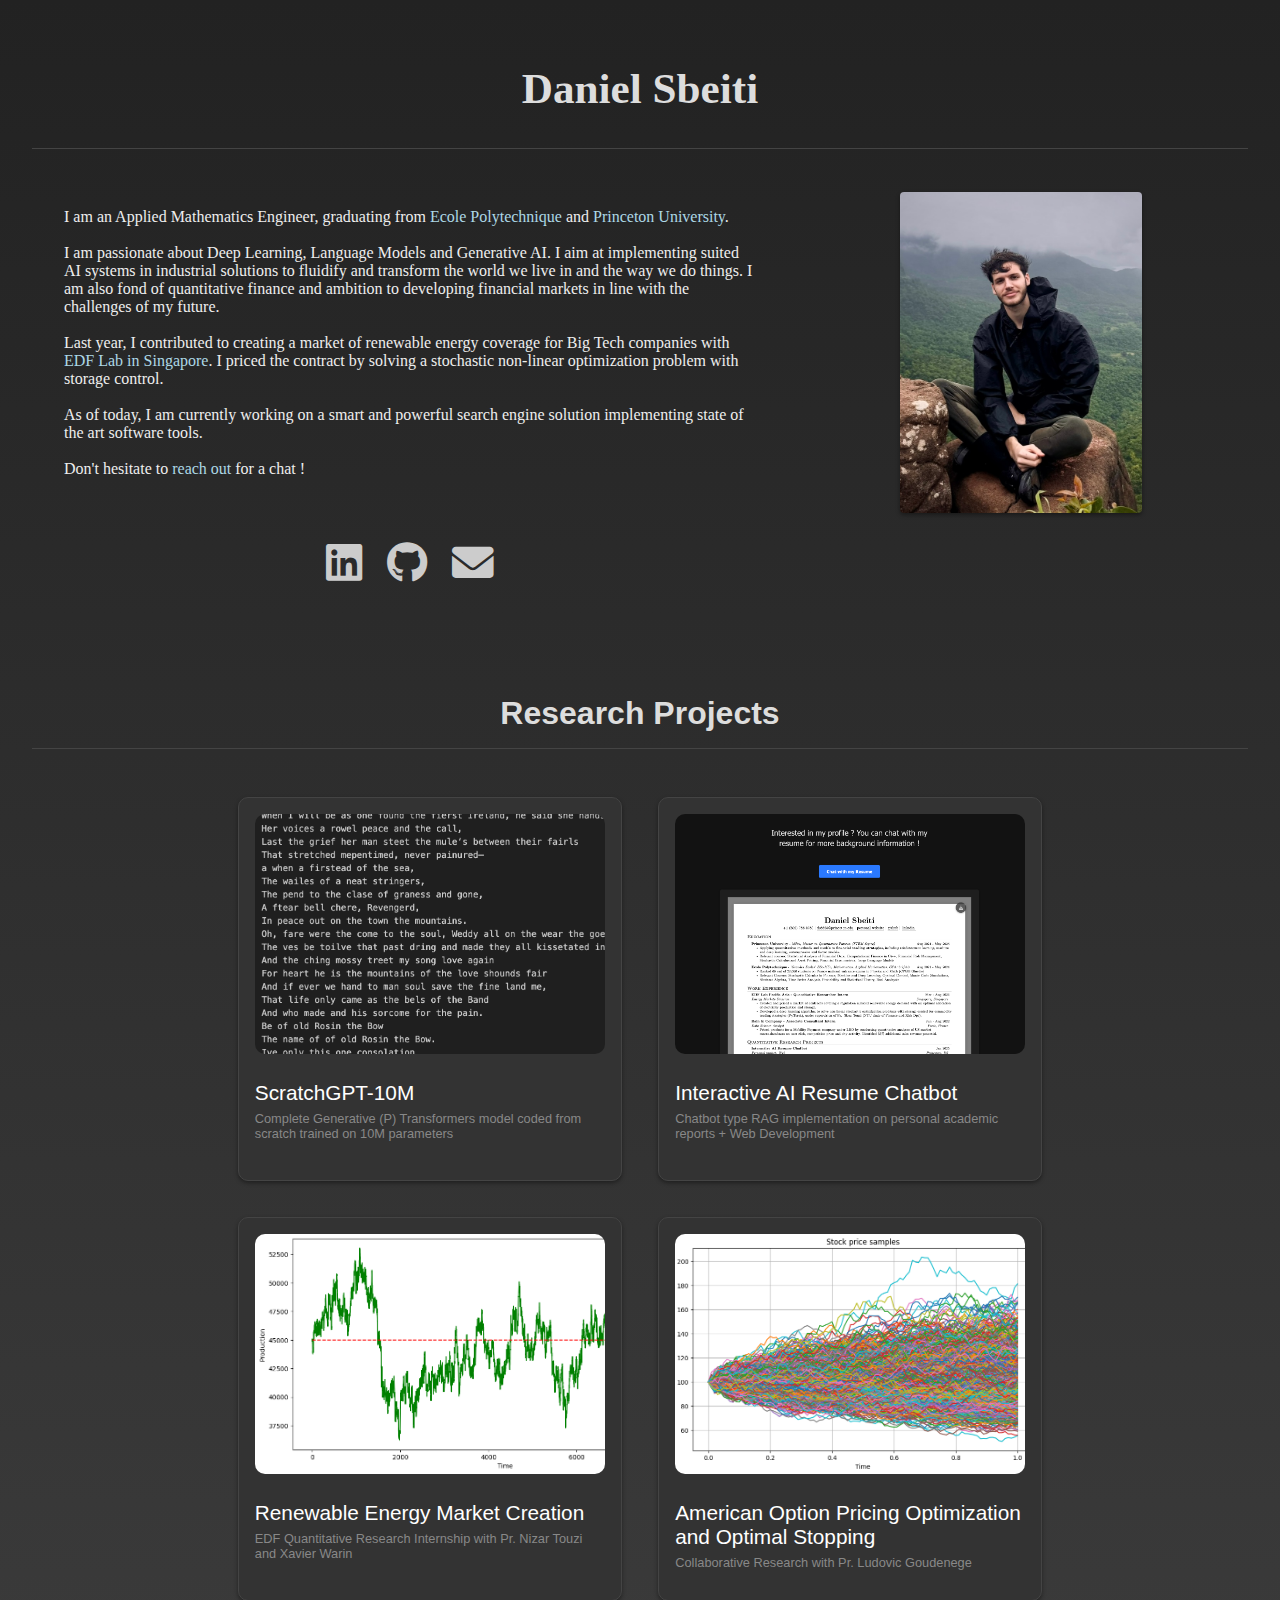
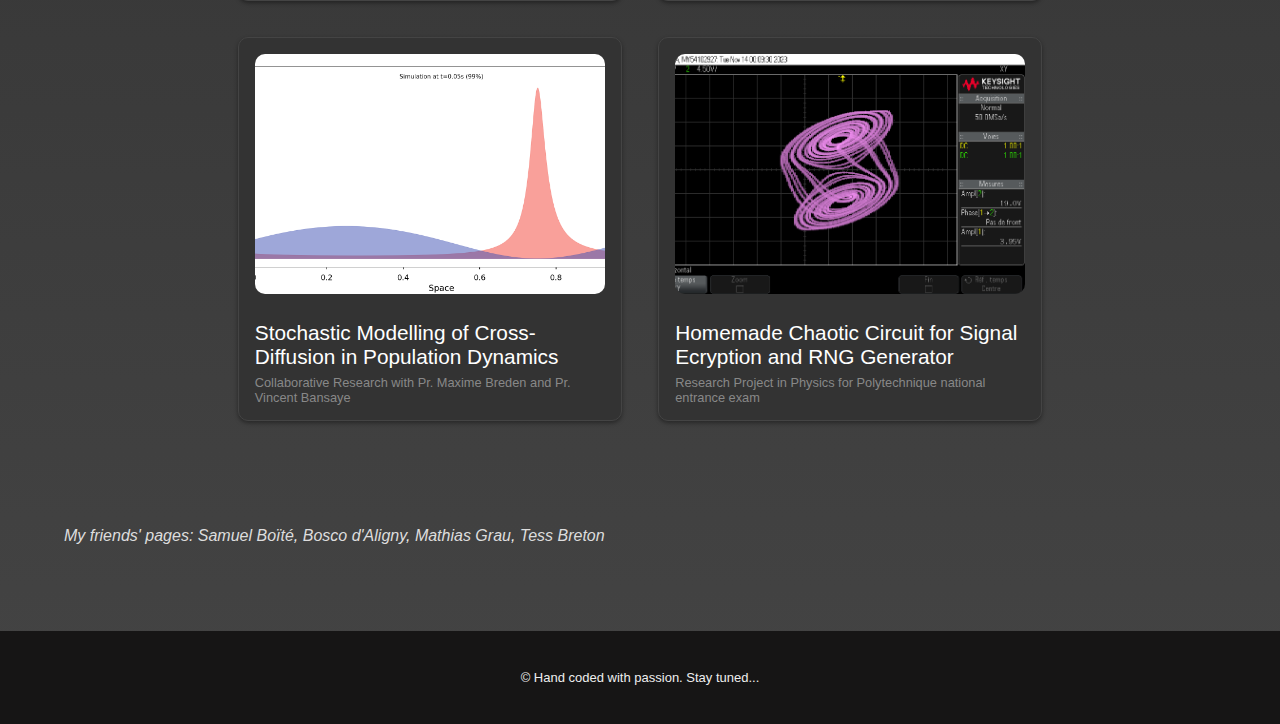
<file: index.html>
<!DOCTYPE html>
<html lang="en">
<head>
  <meta charset="UTF-8">
  <title>Daniel Sbeiti Portfolio</title>
  <link rel="stylesheet" href="styles/main.css">
  <link
    rel="stylesheet"
    href="https://cdnjs.cloudflare.com/ajax/libs/font-awesome/6.0.0-beta3/css/all.min.css"
  />
</head>
<body>


  <main>
    <section id="about">
      <h1>Daniel Sbeiti
      </h1>
      <div class="about-container">
        <div class="about-text">
          <p>
            I am an Applied Mathematics Engineer, graduating from <a href="https://programmes.polytechnique.edu/cycle-ingenieur-polytechnicien/cycle-ingenieur-polytechnicien" class="school-link">Ecole Polytechnique</a> and 
            <a href="https://bcf.princeton.edu/academic-programs/master-in-finance/" class="school-link">Princeton University</a>. 
            <br>
            <br>
            I am passionate about Deep Learning, Language Models and Generative AI. I aim at implementing suited AI systems in industrial solutions to 
            fluidify and transform the world we live in and the way we do things.
            I am also fond of quantitative finance and ambition to developing financial markets in line with the challenges of my future.
            <br>
            <br>
            Last year, I contributed to creating a market of renewable energy coverage for Big Tech companies with <a href="https://www.edf.fr/en/the-edf-group/inventing-the-future-of-energy/r-d-global-expertise/our-activities/edf-lab-asia-pacific/presentation" class="school-link">EDF Lab in Singapore</a>. 
            I priced the contract by solving a stochastic non-linear optimization problem with storage control. 
            <br>
            <br>
            As of today, I am currently working on a smart and powerful search engine solution implementing state of the art software tools.
            <br>
            <br>
            Don't hesitate to <a href="mailto:ds8885@princeton.edu" class="school-link">reach out</a> for a chat !
          </p>
          <br>
          <p class="icon-container">
          <a href="https://www.linkedin.com/in/daniel-sbeiti" class="social-icon" target="_blank">
            <i class="fab fa-linkedin"></i>
          </a>
          <a href="https://github.com/danielsbeiti?tab=repositories" class="social-icon" target="_blank">
            <i class="fab fa-github"></i>
          </a>
          <a href="mailto:ds8885@princeton.edu" class="social-icon" target="_blank">
            <i class="fas fa-envelope"></i>
          </a>
        </p>
        </div>

        <div class="about-image">
          <img src="media/pp4.png" alt="Daniel Sbeiti" class="profile-image">
        </div>
      </div>
    </div>

    </section>

    <br>

    <section id="projects">
      <h2>Research Projects</h2>
      <!-- Project cards -->
      <article class="card">
        <img src="media/scratch2.png" alt="ScratchGPT" style="object-fit: cover; object-position: left;"/>
        <a href="https://github.com/danielsbeiti/ScratchGPT-10M" class="card-title" target="_blank">ScratchGPT-10M</a>
        <p class="card-subtitle">Complete Generative (P) Transformers model coded from scratch trained on 10M parameters</p>
      </article>
      <article class="card">
        <img src="media/chatcv.png" alt="InteractiveResume" />
        <a href="http://danielsbeiticv.com" class="card-title" target="_blank">Interactive AI Resume Chatbot</a>
        <p class="card-subtitle">Chatbot type RAG implementation on personal academic reports + Web Development</p>
      </article>
      <article class="card">
        <img src="media/edf.png" alt="EDF Internship" style="object-fit: cover; object-position: left;" />
        <a href="media/rapports/Rapport de Stage Daniel Sbeiti.pdf" class="card-title" target="_blank">Renewable Energy Market Creation</a>
        <p class="card-subtitle">EDF Quantitative Research Internship with Pr. Nizar Touzi and Xavier Warin</p>
      </article>
      <article class="card">
        <img src="media/ea1.png" alt="EA Option Pricing" />
        <a href="media/rapports/EA_Recherche.pdf" class="card-title" target="_blank">American Option Pricing Optimization and Optimal Stopping</a>
        <p class="card-subtitle">Collaborative Research with Pr. Ludovic Goudenege</p>
      </article>
      <article class="card">
        <img src="media/skt2.png" alt="PSC Markov" style="object-fit: cover; object-position:top;"/>
        <a href="media/rapports/rapport_psc.pdf" class="card-title" target="_blank">Stochastic Modelling of Cross-Diffusion in Population Dynamics</a>
        <p class="card-subtitle">Collaborative Research with Pr. Maxime Breden and Pr. Vincent Bansaye</p>
      </article>
      <article class="card">
        <img src="media/tipe1.png" alt="TIPE Chua" style="object-fit: cover; object-position:right;"/>
        <a href="media/rapports/TIPE DANOU.pdf" class="card-title" target="_blank">Homemade Chaotic Circuit for Signal Ecryption and RNG Generator </a>
        <p class="card-subtitle">Research Project in Physics for Polytechnique national entrance exam</p>
      </article>
    </section>

    <br>
    <br>

    <br>

    <div class="friends-container">
      <span class="friends">My friends' pages: </span>
      <a href="https://samuelbx.github.io" class="friends-link" target="_blank">Samuel Boïté</a>, 
      <a href="https://boscodaligny.fr" class="friends-link" target="_blank">Bosco d'Aligny</a>, 
      <a href="https://mathias-grau.github.io" class="friends-link" target="_blank">Mathias Grau</a>, 
      <a href="https://tessbreton.github.io" class="friends-link" target="_blank">Tess Breton</a>
    </div>

    <br>
    <br>

    <br>

  </main>
  <footer>
    <p class="footer">© Hand coded with passion. Stay tuned...</p>
  </footer>
</body>
</html>
</file>
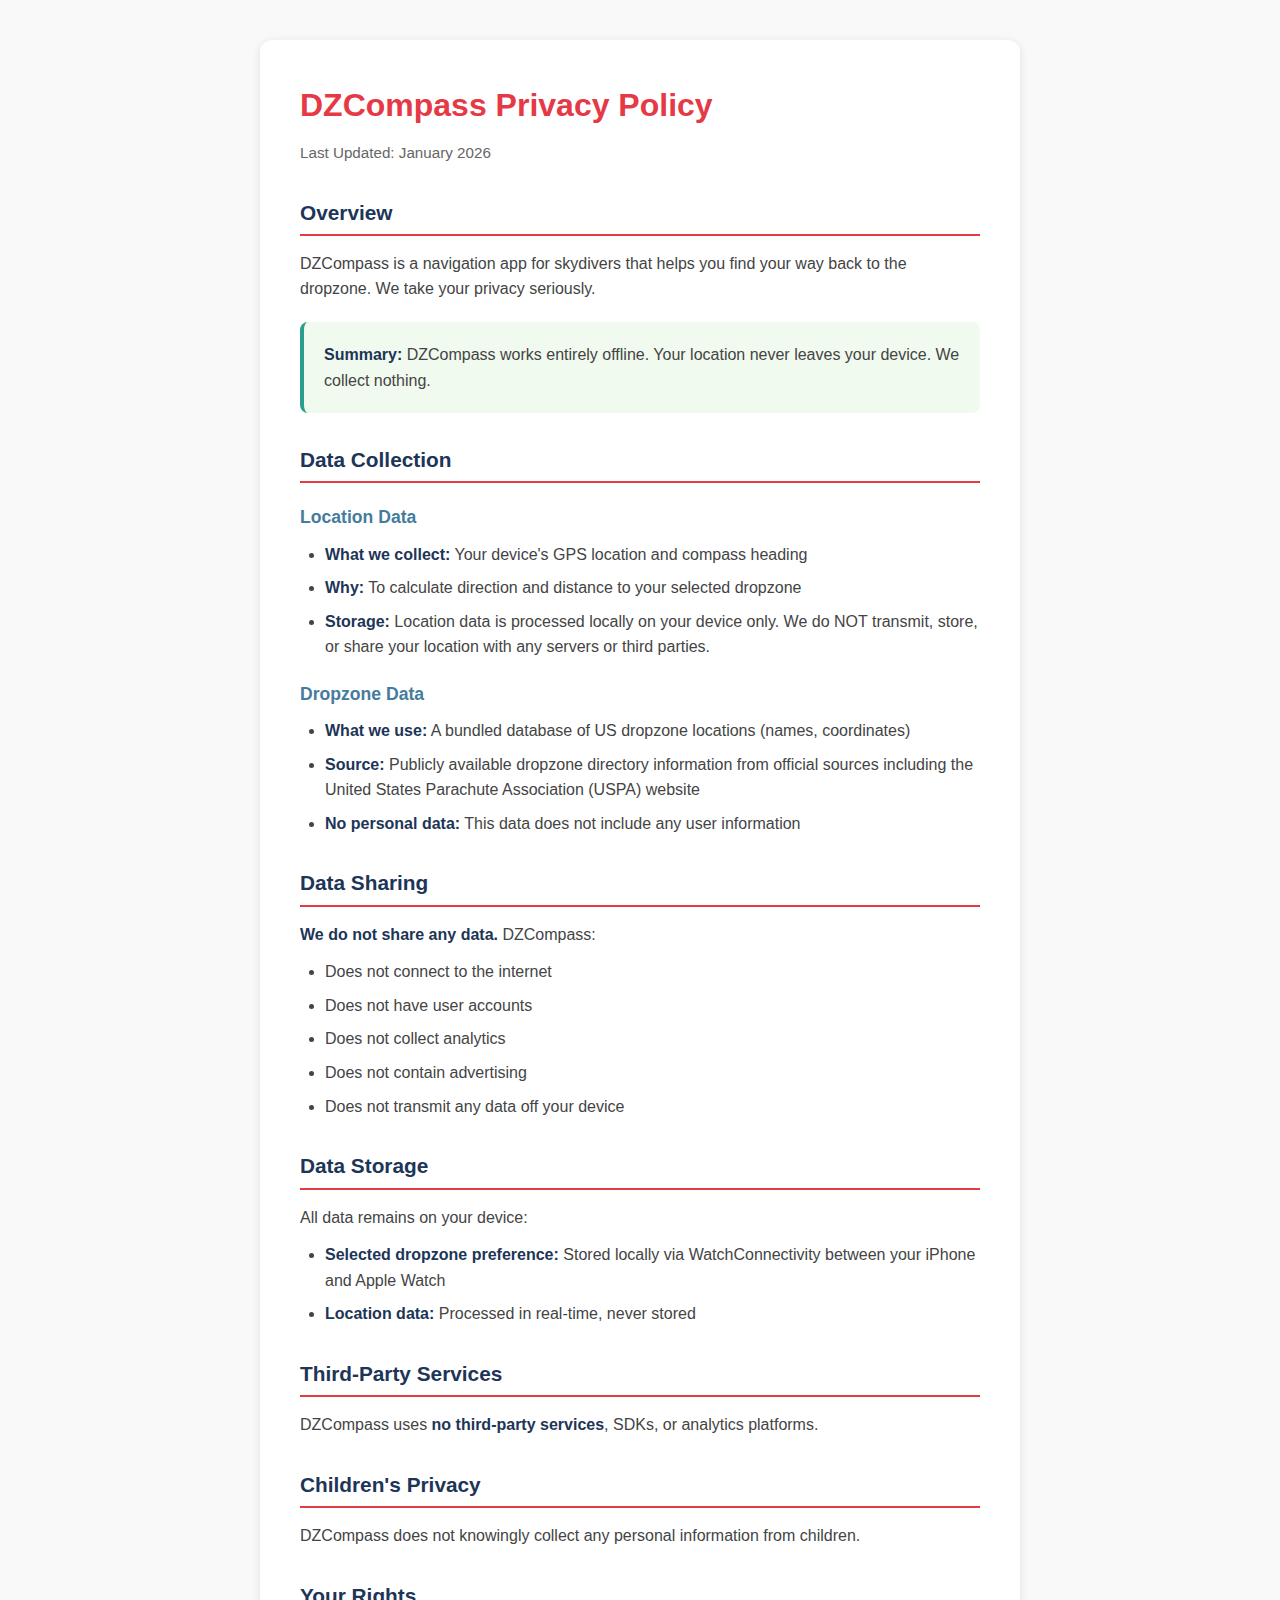
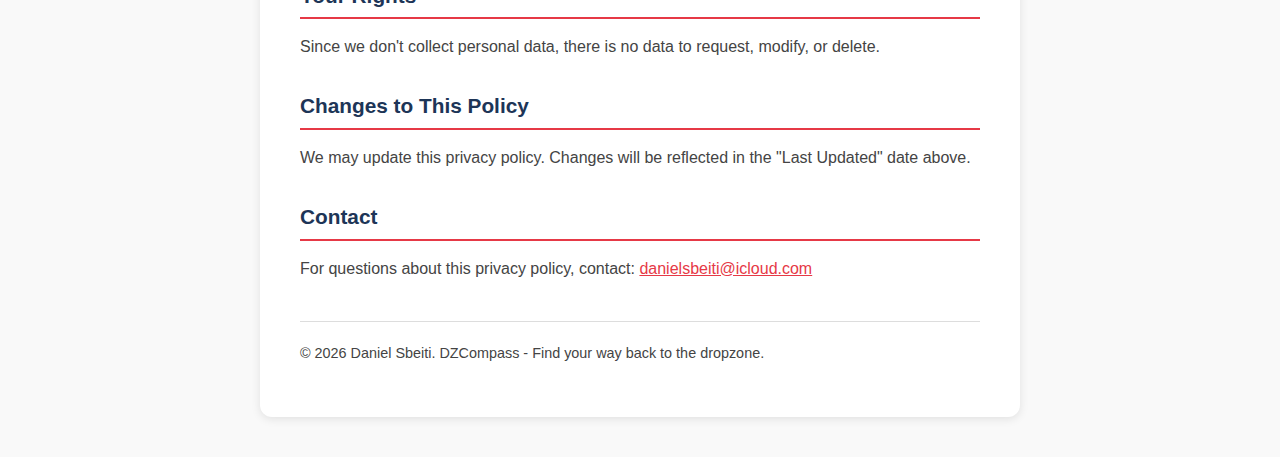
<file: dzcompass-privacy.html>
<!DOCTYPE html>
<html lang="en">
<head>
    <meta charset="UTF-8">
    <meta name="viewport" content="width=device-width, initial-scale=1.0">
    <title>DZCompass - Privacy Policy</title>
    <style>
        * {
            margin: 0;
            padding: 0;
            box-sizing: border-box;
        }
        body {
            font-family: -apple-system, BlinkMacSystemFont, 'Segoe UI', Roboto, Oxygen, Ubuntu, sans-serif;
            line-height: 1.6;
            color: #333;
            max-width: 800px;
            margin: 0 auto;
            padding: 40px 20px;
            background: #f9f9f9;
        }
        .container {
            background: white;
            padding: 40px;
            border-radius: 12px;
            box-shadow: 0 2px 10px rgba(0,0,0,0.1);
        }
        h1 {
            color: #e63946;
            margin-bottom: 10px;
            font-size: 2em;
        }
        .subtitle {
            color: #666;
            margin-bottom: 30px;
            font-size: 0.95em;
        }
        h2 {
            color: #1d3557;
            margin-top: 30px;
            margin-bottom: 15px;
            font-size: 1.3em;
            border-bottom: 2px solid #e63946;
            padding-bottom: 5px;
        }
        h3 {
            color: #457b9d;
            margin-top: 20px;
            margin-bottom: 10px;
            font-size: 1.1em;
        }
        p, li {
            margin-bottom: 12px;
            color: #444;
        }
        ul {
            padding-left: 25px;
            margin-bottom: 15px;
        }
        li {
            margin-bottom: 8px;
        }
        strong {
            color: #1d3557;
        }
        .highlight {
            background: #f1faee;
            padding: 20px;
            border-radius: 8px;
            margin: 20px 0;
            border-left: 4px solid #2a9d8f;
        }
        .highlight p {
            margin-bottom: 0;
        }
        .footer {
            margin-top: 40px;
            padding-top: 20px;
            border-top: 1px solid #ddd;
            color: #666;
            font-size: 0.9em;
        }
        a {
            color: #e63946;
        }
    </style>
</head>
<body>
    <div class="container">
        <h1>DZCompass Privacy Policy</h1>
        <p class="subtitle">Last Updated: January 2026</p>

        <h2>Overview</h2>
        <p>DZCompass is a navigation app for skydivers that helps you find your way back to the dropzone. We take your privacy seriously.</p>

        <div class="highlight">
            <p><strong>Summary:</strong> DZCompass works entirely offline. Your location never leaves your device. We collect nothing.</p>
        </div>

        <h2>Data Collection</h2>

        <h3>Location Data</h3>
        <ul>
            <li><strong>What we collect:</strong> Your device's GPS location and compass heading</li>
            <li><strong>Why:</strong> To calculate direction and distance to your selected dropzone</li>
            <li><strong>Storage:</strong> Location data is processed locally on your device only. We do NOT transmit, store, or share your location with any servers or third parties.</li>
        </ul>

        <h3>Dropzone Data</h3>
        <ul>
            <li><strong>What we use:</strong> A bundled database of US dropzone locations (names, coordinates)</li>
            <li><strong>Source:</strong> Publicly available dropzone directory information from official sources including the United States Parachute Association (USPA) website</li>
            <li><strong>No personal data:</strong> This data does not include any user information</li>
        </ul>

        <h2>Data Sharing</h2>
        <p><strong>We do not share any data.</strong> DZCompass:</p>
        <ul>
            <li>Does not connect to the internet</li>
            <li>Does not have user accounts</li>
            <li>Does not collect analytics</li>
            <li>Does not contain advertising</li>
            <li>Does not transmit any data off your device</li>
        </ul>

        <h2>Data Storage</h2>
        <p>All data remains on your device:</p>
        <ul>
            <li><strong>Selected dropzone preference:</strong> Stored locally via WatchConnectivity between your iPhone and Apple Watch</li>
            <li><strong>Location data:</strong> Processed in real-time, never stored</li>
        </ul>

        <h2>Third-Party Services</h2>
        <p>DZCompass uses <strong>no third-party services</strong>, SDKs, or analytics platforms.</p>

        <h2>Children's Privacy</h2>
        <p>DZCompass does not knowingly collect any personal information from children.</p>

        <h2>Your Rights</h2>
        <p>Since we don't collect personal data, there is no data to request, modify, or delete.</p>

        <h2>Changes to This Policy</h2>
        <p>We may update this privacy policy. Changes will be reflected in the "Last Updated" date above.</p>

        <h2>Contact</h2>
        <p>For questions about this privacy policy, contact: <a href="mailto:danielsbeiti@icloud.com">danielsbeiti@icloud.com</a></p>

        <div class="footer">
            <p>&copy; 2026 Daniel Sbeiti. DZCompass - Find your way back to the dropzone.</p>
        </div>
    </div>
</body>
</html>
</file>
<file: styles/main.css>
body {
  font-family: Arial, sans-serif;
  margin: 0;
  padding: 0;
  background-color: #222;
  color: #eee;
  text-align: center;
  background: linear-gradient(to bottom, #222, #444);
}

header, footer {
  background-color: #161515;
  padding: 0.15em;
}

main {
  padding: 2em;
}

section {
  margin: 2em 0;
}




/* My name and titles styling */
.main-title {
  text-align: center;
  color: white;
  font-size: 3em;
  font-family: "Times New Roman", Times, serif;
}

h1 {
  margin-bottom: 1em;
  color: #ddd;
  font-size: 2.7em;
  padding-bottom: 0.8em;
  border-bottom: 1px solid #444;
  font-family: 'Times New Roman', Times, serif;
}

h2 {
  margin-bottom: 1em;
  color: #ddd;
  font-size: 2em;
  padding-bottom: 0.5em;
  border-bottom: 1px solid #444;
}


footer {
  font-size: small;
  padding: 2em;
}





/* About section layout */
.about-container {
  display: flex;
  align-items: flex-start;
  justify-content: space-between;
  max-width: 1200px;
  margin: 0 auto;
  gap: 4em;
  padding: 0 2em;
}

.about-text {
  flex: 0 0 60%;
  text-align: left;
  justify-content: flex-end;
  font-size: 1em;
  font-family:'Times New Roman', Times, serif;
}

.about-image {
  flex: 0 0 35%;
  display: flex;
  justify-content: center;
}

.profile-image {
  max-width: 60%;
  width: auto;
  border-radius: 4px;
  box-shadow: 0 2px 4px rgba(0, 0, 0, 0.4);
}

.icon-container{
  display: flex;
  justify-content: center;
  margin-top: 1em;
}



/* Project cards styling */
.card {
  background-color: #333;
  border: 1px solid #444;
  padding: 1em;
  margin: 1em;
  border-radius: 10px;
  transition: transform 0.2s;
  text-align: left;
  width: 350px;
  height: 350px;
  box-shadow: 0 2px 4px rgba(0, 0, 0, 0.4);
  display: inline-block;
  overflow: hidden;
}

.card:hover {
  transform: scale(1.1);
}

.card img {
  width: 100%;
  height: 240px;
  object-fit: cover;
  border-radius: 10px;
  margin-bottom: 1.7em;
  display: block;
  margin-left: auto;
  margin-right: auto;
}

.card-title {
  display: block;
  color: #fff;
  text-decoration: none;
  font-size: 1.3em;
  margin: 0.5em 0 0.2em 0;  /* removed left margin */
  transition: color 0.3s ease;
}

.card-title:hover {
  color: #0f0;
}

.card-subtitle {
  color: #888;
  font-size: 0.8em;
  margin: 0.5em 0 0.2em 0;  /* removed left margin */
}




/* Social Icon styling */
.social-icon {
  font-size: 2.6em;
  margin: 0.3em;
  color: #ccc;
  text-decoration: none;
  transition: all 0.3s ease;
  display: inline-block;
  margin-bottom: 0.2em;
}

.social-icon i {
  transition: none;
}

.social-icon:hover i {
  transition: all 0.3s ease;
}

.social-icon:hover,
.social-icon:hover i {
  transform: scale(1.05);
  color: rgb(0, 247, 255);
}

#social-icons {
  margin-top: 0.5em;
}




/* clicable texts*/
.school-link {
  color: #add8e6;
  text-decoration: none;
  transition: color 0.3s ease;
}

.school-link:hover {
  color: #0f0; 
  transition: all 0.4s ease;
}




/* friends pages */
.friends-container {
  text-align: left;
  margin-left: 2em;
  font-size: 0.8;
  font-style: italic;
}

.friends {
  color: #ddd;
}

.friends-link {
  color: #ddd;
  text-decoration: none;
  transition: color 0.3s ease;
}

.friends-link:hover {
  color: #0f0;
  transition: all 0.2s ease;
  transform: scale(1.2);
}
</file>
